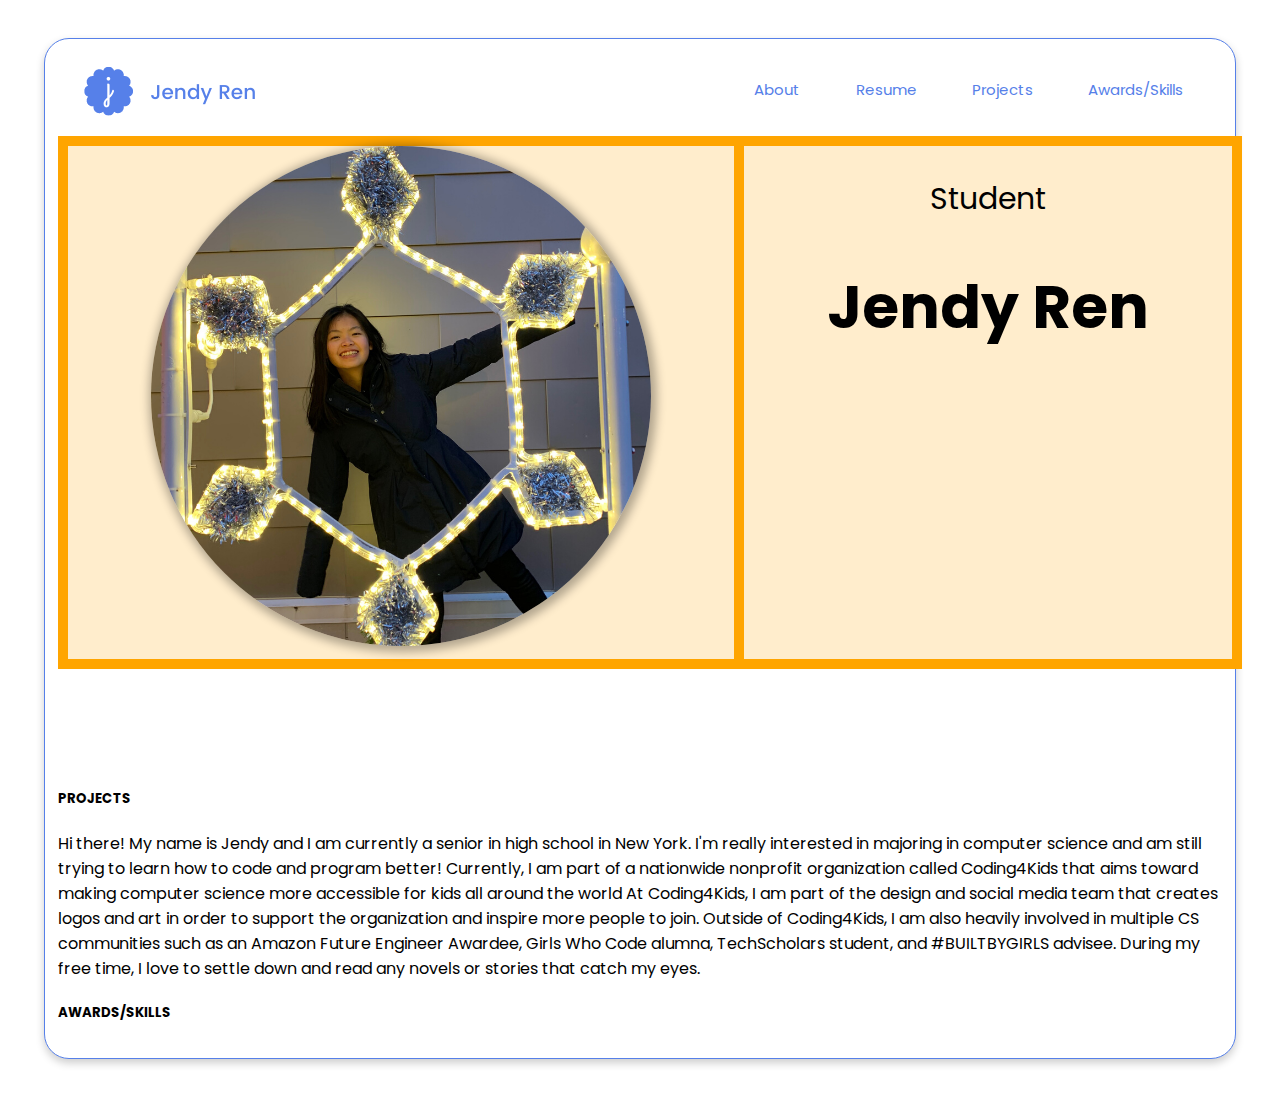
<file: index.html>
<!DOCTYPE html>
<html>
  <head>
    <meta charset="utf-8">
    <meta name="viewport" content="width=device-width, initial-scale=1.0">
    <title>Jendy Ren</title>
    <link href="style.css" rel="stylesheet" type="text/css" />
    <link href="https://fonts.googleapis.com/css2?family=Poppins:wght@200;300;400;600&display=swap" rel="stylesheet">
    <link rel="stylesheet" href="https://cdnjs.cloudflare.com/ajax/libs/font-awesome/4.7.0/css/font-awesome.min.css">
    <link rel="icon" href="https://cdn.discordapp.com/attachments/504452833035157504/730607852569362512/J-logo.png">
  </head>

  <body id="roundcard">
    <script src="script.js"></script>
    <div class="topnav" id="myTopnav">
      <a href="index.html" class="active"><img src="/images/logo.png"></a>
      <a href="award.html">Awards/Skills</a>
      <a href="project.html">Projects</a>
      <a href="resume.html">Resume</a>
      <a href="index.html">About</a>
      <a href="javascript:void(0);" class="icon" onclick="myFunction()">
        <i class="fa fa-bars"></i>
      </a>
    </div>
    
    <!-- About Section 
    <h5><a id="about"></a></h5>

    <div class="aboutsection">
      <div class="about-grid-container">
        <div class="about-img">
          <img class="circular--square" src="/images/Jendy.JPG" alt="Jendy" style="max-width:90%;height:auto;"/>
        </div>
        <div class="about-text">
          <div class="selfbio">
            <p> Student </p>
            <h1>Jendy Ren</h1> 
          </div>
        </div>
      </div>
    </div>
    -->
    <div class="grid-container">
      <div class="header-image">
        <img class="circular--square" src="/images/team.png" alt="Jendy" />
      </div>
      <div class="header-text">
        <p> Student </p>
        <h1>Jendy Ren</h1> 
      </div> 
    </div>

    <!-- Experience Section -->
    <h5><a id="experience"></a></h5>
    <br><br><br>
    <div class="experiencesection">
      
    </div>

    <!-- Project Section -->
    <h5><a id="project">PROJECTS</a></h5>
    <div class="projectssection">
      <p>Hi there! My name is Jendy and I am currently a senior in high school in New York. I'm really interested in majoring in computer science and am still trying to learn how to code and program better! Currently, I am part of a nationwide nonprofit organization called Coding4Kids that aims toward making computer science more accessible for kids all around the world At Coding4Kids, I am part of the design and social media team that creates logos and art in order to support the organization and inspire more people to join. Outside of Coding4Kids, I am also heavily involved in multiple CS communities such as an Amazon Future Engineer Awardee, Girls Who Code alumna, TechScholars student, and #BUILTBYGIRLS advisee. During my free time, I love to settle down and read any novels or stories that catch my eyes.</p>
    </div>

    <!-- Awards Section -->
    <h5><a id="award">AWARDS/SKILLS</a></h5>
    <div class="awardssection">
      
    </div>
      
      



  </body>
</html>
</file>
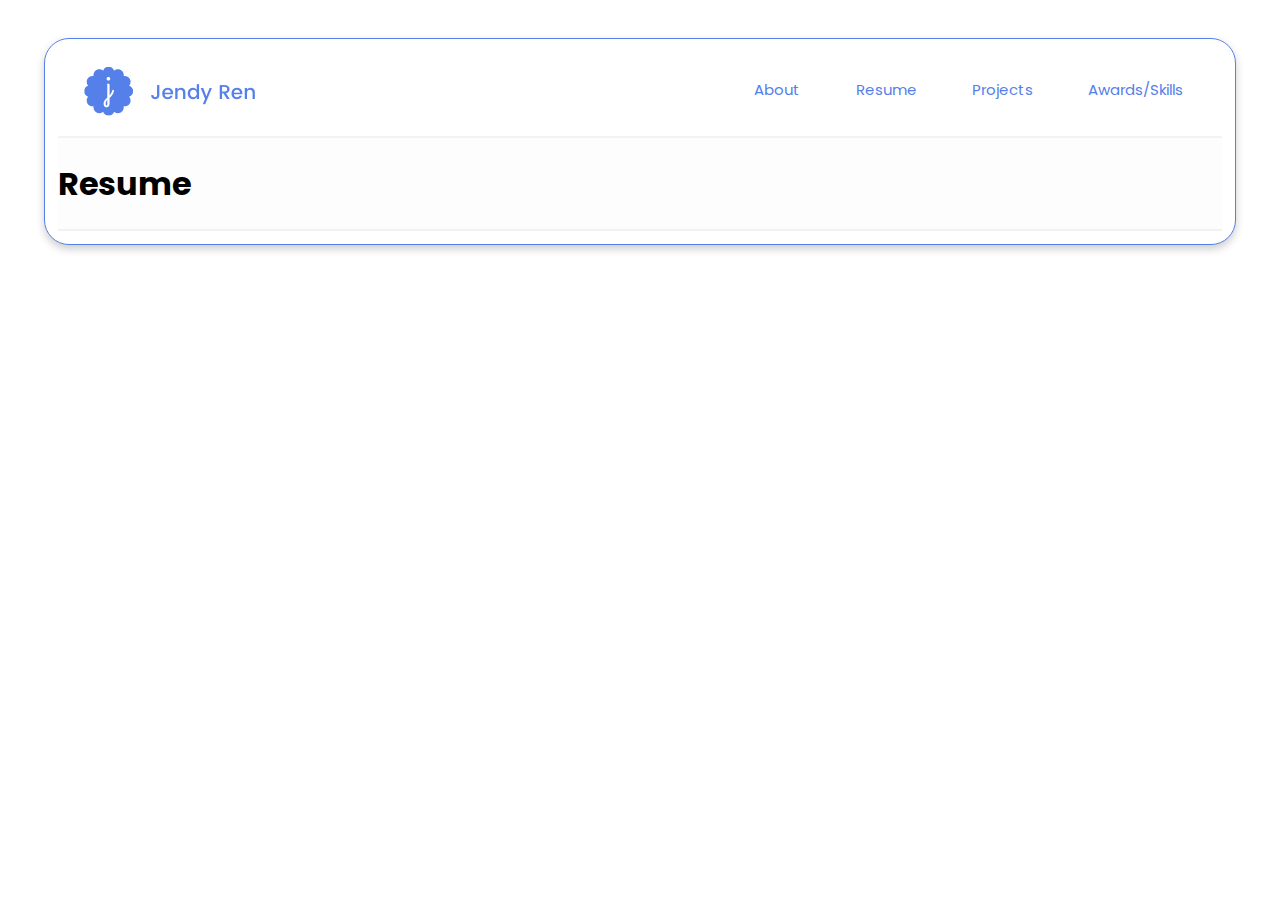
<file: resume.html>
<!DOCTYPE html>
<html>
  <head>
    <meta charset="utf-8">
    <meta name="viewport" content="width=device-width, initial-scale=1.0">
    <title>Jendy Ren</title>
    <link href="style.css" rel="stylesheet" type="text/css" />
    <link href="resume.css" rel="stylesheet" type="text/css" />
    <link href="https://fonts.googleapis.com/css2?family=Poppins:wght@200;300;400;600&display=swap" rel="stylesheet">
    <link rel="stylesheet" href="https://cdnjs.cloudflare.com/ajax/libs/font-awesome/4.7.0/css/font-awesome.min.css">
    <link rel="icon" href="https://cdn.discordapp.com/attachments/504452833035157504/730607852569362512/J-logo.png">
  </head>
  <body id="roundcard">
    <script src="script.js"></script>
    <div class="topnav" id="myTopnav">
      <a href="index.html" class="active"><img src="/images/logo.png"></a>
      <a href="award.html">Awards/Skills</a>
      <a href="project.html">Projects</a>
      <a href="resume.html">Resume</a>
      <a href="index.html">About</a>
      <a href="javascript:void(0);" class="icon" onclick="myFunction()">
        <i class="fa fa-bars"></i>
      </a>
    </div>
    <div class="page-title">
      <h1>Resume</h1>
    </div>
  </body>
</html>
</file>
<file: style.css>
html{
  font-family: 'Poppins', sans-serif;
  background-image: url('https://cdn.discordapp.com/attachments/504452833035157504/730589221810601984/Personal_Website_BG_2.png');
}
body{
  width: 100%;
  margin: 0px;
  margin-top: 3%;
  background-repeat: no-repeat;
  background-attachment: fixed;  
  background-size: cover;
}

#roundcard {
  margin-left: auto;
  margin-right: auto;
  margin-bottom: 3%;
  border-radius: 25px;
  background: white;
  border: 1px solid #5680e9;
  padding: 1%; 
  width: 91%;
  box-shadow: 0 4px 8px 0 rgba(0,0,0,0.2);
}

#roundcard:hover {
  box-shadow: 0 8px 16px 0 rgba(0,0,0,0.2);
}

/* Navbar */
.topnav {
  overflow: hidden;
}

.topnav a {
  float: right;
  display: block;
  color: #5680e9;
  text-align: center;
  padding: 14px 16px;
  text-decoration: none;
  font-size: 15px;
  margin-top: 1%;
  margin-right: 2%;
  
}

.topnav a:hover {
  color: #595050;
  border-bottom: 3px solid #5680e9;
}

.topnav a.active {
  margin: 0%;
  float: left;
  border-bottom: 0px;
}

.topnav .icon {
  display: none;
}


@media only screen and (max-width: 650px) {
  .topnav a:not(:first-child) {display: none;}
  .topnav a.icon {
    display: block;
  }

  .circular--square{
    max-width: 100%; 
  }
  .grid-container{
    background-color: pink; 
    grid-template-columns: 1fr;
    grid-template-rows: 1fr 1fr;
    grid-template-areas: "image", "text"; 
  }
  .header-image, .header-text{
    width: 100%; 
    height: 50%;
  }
  .header-image{
    grid-area: image; 
    grid-row-start: 1; grid-row-end: 1;  
  }
  .header-text{
    grid-area: text; grid-row-start: 2; grid-row-end: 2; 
  }
}

@media only screen and (min-width: 651px) {
  .topnav.responsive {position: relative;}
  .topnav.responsive .icon {
    position: absolute;
    right: 0;
    top: 0;
  }
  .topnav.responsive a {
    float: none;
    display: block;
    text-align: left;
  }

  .grid-container {
    display: grid;
    width: 99%;
    grid-template-columns: auto;
    grid-gap: 10px;
    padding: 10px;
    background-color: orange; 
  }

  .grid-container > div {
    background-color: rgba(255, 255, 255, 0.8);
    text-align: center;
    font-size: 30px;
  }

}



/* About Section */
.grid-container {
  display: grid;
  width: 100%;
  grid-template-columns: auto auto;
  grid-gap: 10px;
  padding: 10px;
}

.grid-container > div {
  background-color: rgba(255, 255, 255, 0.8);
  text-align: center;
  font-size: 30px;
}

/*
h1{
  color: #413b3b;
}
.aboutsection{
}

.about-grid-container {
  display: grid;
  grid-template-columns: 44% 56%;
  padding: 5px;
  margin-right: 8%;
  margin-left: 8%;
}
.about-grid-container > div {
  background-color: rgba(255, 255, 255, 0.8);
  padding: 20px 0;
}

.about-img{
  padding: 10px;
  text-align: center;
}
.about-text{
  padding: 10px;
  font-size: 18px;
  text-align: left;
}

.selfbio{
  margin-top: 5%;
  margin-right: 5%;
  margin-left: 5%;
}

.about-text p{
  margin:0px;
}

.about-text h1{
  margin:0px;
}

.avatar{

}
 */

.circular--square {
  border-radius: 50%;

  box-shadow: 2px 2px 10px 4px rgba(0, 0, 0, 0.3);
}
</file>
<file: resume.css>
.page-title {
  display: block;
  position: relative;
  background-color: #fdfdfd;
  border-top: 2px solid #f2f2f2;
  border-bottom: 2px solid #f2f2f2;
}
</file>
